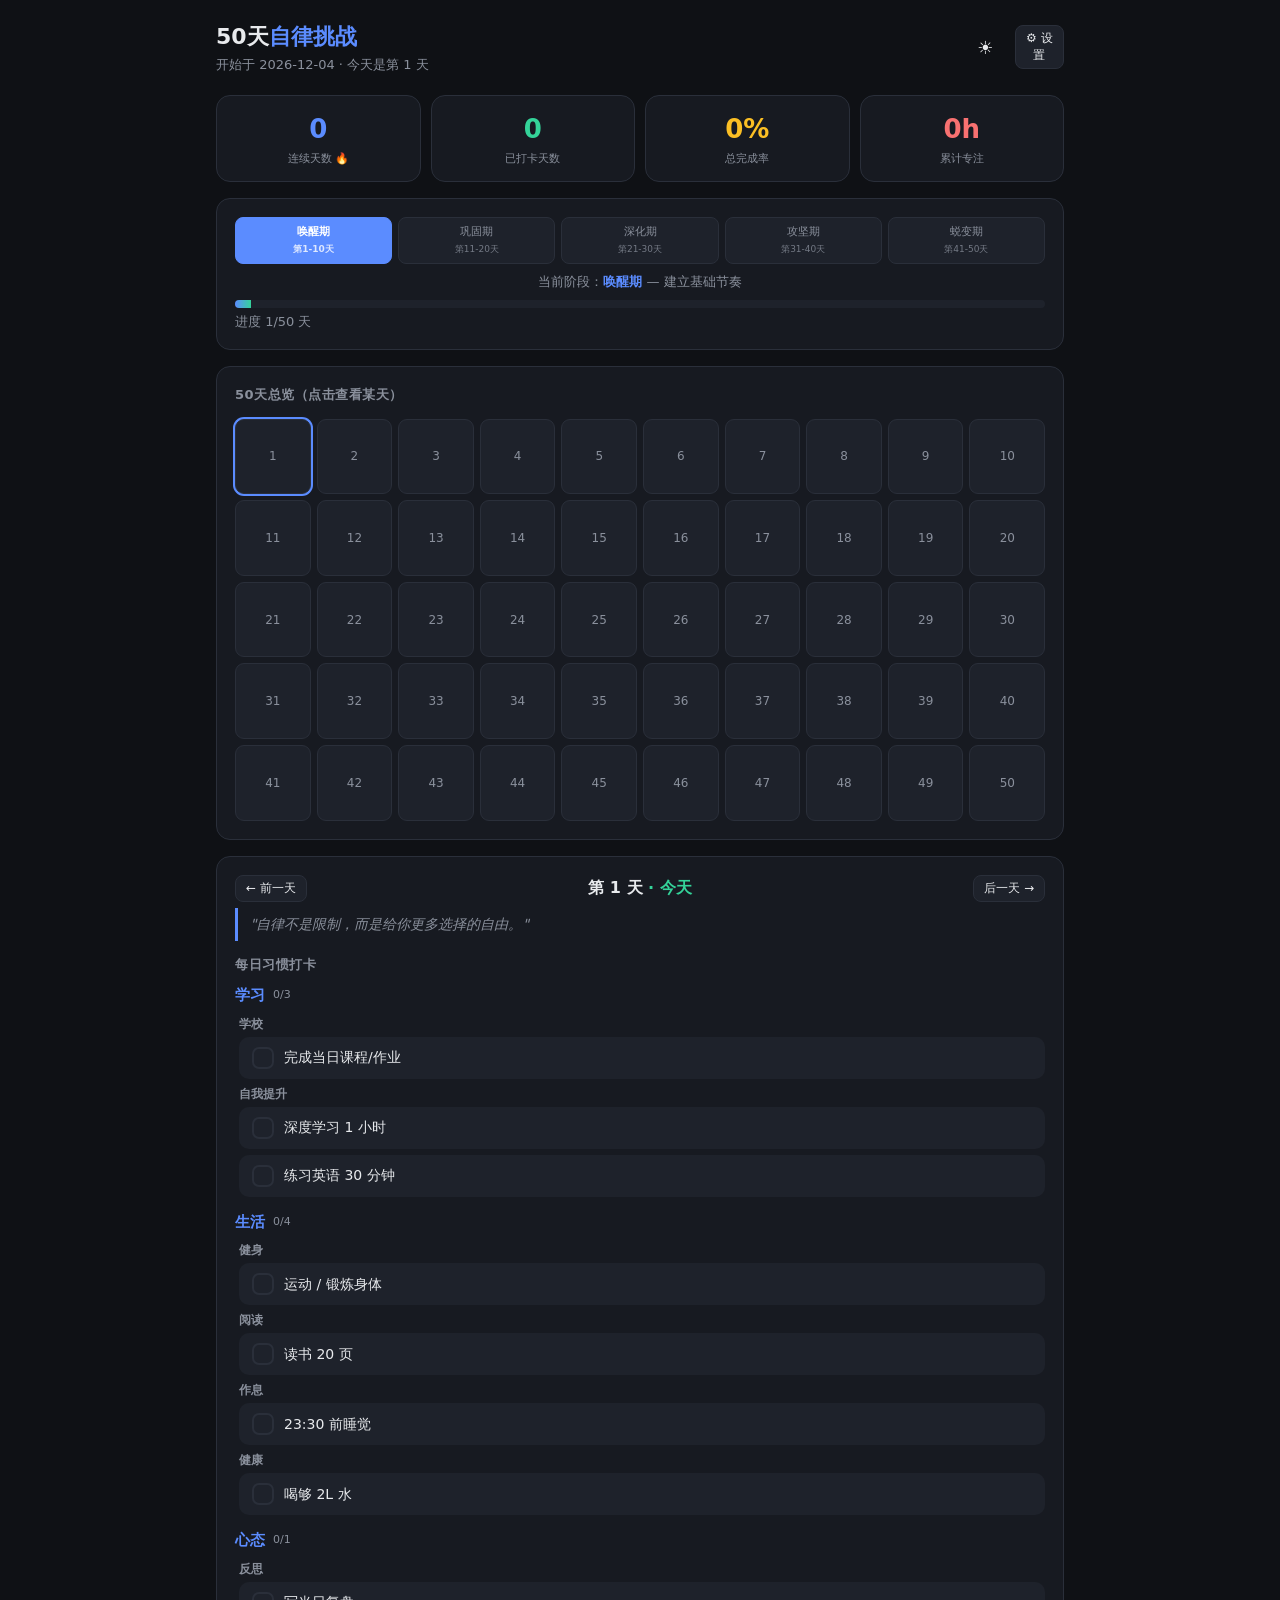
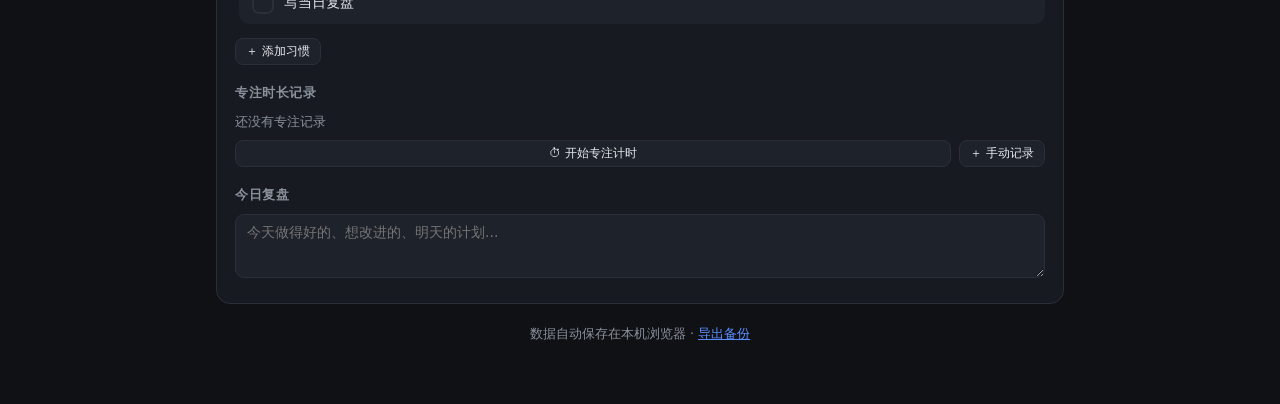
<file: 50-day-discipline/index.html>
<!DOCTYPE html>
<html lang="zh">
<head>
<meta charset="UTF-8">
<meta name="viewport" content="width=device-width, initial-scale=1.0">
<title>50天自律挑战</title>
<style>
:root{
  --bg:#0f1115;--panel:#171a21;--panel2:#1e222b;--line:#2a2f3a;
  --txt:#e8eaed;--mut:#8a909c;--acc:#5b8cff;--acc2:#34d399;
  --warn:#fbbf24;--bad:#f87171;--rad:14px;
}
[data-theme="light"]{
  --bg:#f4f6fa;--panel:#ffffff;--panel2:#eef1f6;--line:#e0e4ec;
  --txt:#1a1d24;--mut:#6b7280;--acc:#3b6fe0;--acc2:#10b981;
}
*{box-sizing:border-box;margin:0;padding:0}
body{font-family:-apple-system,"PingFang SC",system-ui,sans-serif;
  background:var(--bg);color:var(--txt);line-height:1.5;
  -webkit-font-smoothing:antialiased;padding-bottom:40px}
.wrap{max-width:880px;margin:0 auto;padding:20px 16px}
header{display:flex;align-items:center;justify-content:space-between;
  margin-bottom:20px;flex-wrap:wrap;gap:12px}
h1{font-size:22px;font-weight:700}
h1 span{color:var(--acc)}
.sub{color:var(--mut);font-size:13px;margin-top:2px}
button{font-family:inherit;cursor:pointer;border:none;border-radius:10px;
  background:var(--panel2);color:var(--txt);padding:8px 14px;font-size:14px;
  transition:.15s;border:1px solid var(--line)}
button:hover{border-color:var(--acc);transform:translateY(-1px)}
button:active{transform:translateY(0)}
.btn-acc{background:var(--acc);color:#fff;border-color:var(--acc)}
.btn-sm{padding:4px 10px;font-size:12px;border-radius:8px}
.icon-btn{background:none;border:none;padding:4px 8px;font-size:18px}
.card{background:var(--panel);border:1px solid var(--line);
  border-radius:var(--rad);padding:18px;margin-bottom:16px}
.stats{display:grid;grid-template-columns:repeat(4,1fr);gap:10px;margin-bottom:16px}
.stat{background:var(--panel);border:1px solid var(--line);border-radius:var(--rad);
  padding:14px;text-align:center}
.stat .num{font-size:26px;font-weight:800;color:var(--acc)}
.stat .lbl{font-size:11px;color:var(--mut);margin-top:2px}
.stat.s2 .num{color:var(--acc2)}
.stat.s3 .num{color:var(--warn)}
.stat.s4 .num{color:var(--bad)}
.phase-bar{display:flex;gap:6px;margin-bottom:8px}
.phase{flex:1;text-align:center;font-size:11px;color:var(--mut);
  padding:6px 2px;border-radius:8px;background:var(--panel2);border:1px solid var(--line)}
.phase.on{color:#fff;background:var(--acc);border-color:var(--acc);font-weight:600}
.phase.done{color:var(--acc2);border-color:var(--acc2)}
.cal{display:grid;grid-template-columns:repeat(10,1fr);gap:6px;margin-top:14px}
.day{aspect-ratio:1;border-radius:9px;background:var(--panel2);border:1px solid var(--line);
  display:flex;align-items:center;justify-content:center;font-size:12px;
  cursor:pointer;transition:.12s;position:relative;color:var(--mut)}
.day:hover{border-color:var(--acc);transform:scale(1.06)}
.day.today{box-shadow:0 0 0 2px var(--acc)}
.day.full{background:var(--acc2);color:#04231a;font-weight:700;border-color:var(--acc2)}
.day.part{background:linear-gradient(135deg,var(--acc2) 0%,var(--panel2) 100%);color:var(--txt)}
.day.cur{border-color:var(--acc);color:var(--txt)}
.day .dot{position:absolute;bottom:3px;width:4px;height:4px;border-radius:50%;background:var(--warn)}
.quote{font-style:italic;color:var(--mut);font-size:14px;border-left:3px solid var(--acc);
  padding:6px 0 6px 12px;margin:4px 0 14px}
.dom{margin-bottom:14px}
.dom-h{display:flex;align-items:center;gap:8px;font-weight:700;font-size:15px;
  margin-bottom:8px;color:var(--acc)}
.dom-h .cnt{font-size:11px;color:var(--mut);font-weight:400}
.cat{margin:6px 0 6px 4px}
.cat-h{font-size:12px;color:var(--mut);margin-bottom:4px;font-weight:600}
.habit{display:flex;align-items:center;gap:10px;padding:9px 12px;border-radius:10px;
  background:var(--panel2);margin-bottom:6px;border:1px solid transparent;transition:.12s}
.habit.checked{border-color:var(--acc2);background:linear-gradient(90deg,rgba(52,211,153,.12),var(--panel2))}
.habit .box{width:22px;height:22px;border-radius:7px;border:2px solid var(--line);
  flex-shrink:0;display:flex;align-items:center;justify-content:center;font-size:14px;color:#fff}
.habit.checked .box{background:var(--acc2);border-color:var(--acc2)}
.habit .name{flex:1;font-size:14px}
.habit.checked .name{color:var(--mut);text-decoration:line-through}
.habit .del{opacity:0;font-size:13px;color:var(--bad);background:none;border:none;padding:2px 6px}
.habit:hover .del{opacity:1}
.focus-row{display:flex;align-items:center;gap:8px;padding:8px 12px;background:var(--panel2);
  border-radius:10px;margin-bottom:6px;font-size:13px}
.focus-row .tag{background:var(--acc);color:#fff;padding:2px 8px;border-radius:6px;font-size:11px}
.focus-row .min{margin-left:auto;font-weight:700;color:var(--acc2)}
.timer{text-align:center;padding:10px}
.timer .clock{font-size:42px;font-weight:800;font-variant-numeric:tabular-nums;letter-spacing:1px}
.timer .ctrls{display:flex;gap:8px;justify-content:center;margin-top:10px;flex-wrap:wrap}
textarea,input,select{font-family:inherit;background:var(--panel2);color:var(--txt);
  border:1px solid var(--line);border-radius:9px;padding:9px 11px;font-size:14px;width:100%}
textarea{resize:vertical;min-height:64px}
.row{display:flex;gap:8px;align-items:center}
.row>*{flex:1}
.row .narrow{flex:0 0 auto}
label{font-size:12px;color:var(--mut);display:block;margin-bottom:4px;margin-top:8px}
.modal{position:fixed;inset:0;background:rgba(0,0,0,.55);display:none;
  align-items:center;justify-content:center;z-index:50;padding:16px}
.modal.show{display:flex}
.modal .box{background:var(--panel);border:1px solid var(--line);border-radius:var(--rad);
  padding:20px;max-width:420px;width:100%;max-height:90vh;overflow:auto}
.modal h3{margin-bottom:6px}
.modal .acts{display:flex;gap:8px;justify-content:flex-end;margin-top:16px}
.bar{height:8px;background:var(--panel2);border-radius:5px;overflow:hidden;margin-top:8px}
.bar>div{height:100%;background:linear-gradient(90deg,var(--acc),var(--acc2));transition:.4s}
.nav{display:flex;align-items:center;justify-content:space-between;margin-bottom:6px}
.nav .t{font-weight:700;font-size:16px}
.muted{color:var(--mut);font-size:13px}
.section-t{font-size:13px;font-weight:700;color:var(--mut);text-transform:uppercase;
  letter-spacing:.5px;margin-bottom:10px}
@media(max-width:600px){
  .stats{grid-template-columns:repeat(2,1fr)}
  .cal{grid-template-columns:repeat(5,1fr)}
  .phase-bar{flex-wrap:wrap}.phase{flex:1 1 30%}
}
</style>
</head>
<body>
<div class="wrap" id="app"></div>
<div class="modal" id="modal"><div class="box" id="modalBox"></div></div>
<!--JS-->
<script>
const KEY='disc50_v1';
const TOTAL=50;

// 阶段定义：5阶段 × 10天
const PHASES=[
  {name:'唤醒期',d:'建立基础节奏',from:1,to:10},
  {name:'巩固期',d:'让习惯稳定下来',from:11,to:20},
  {name:'深化期',d:'提高强度与专注',from:21,to:30},
  {name:'攻坚期',d:'突破舒适区',from:31,to:40},
  {name:'蜕变期',d:'内化为自我',from:41,to:50},
];

// 每日金句库
const QUOTES=[
 "自律不是限制，而是给你更多选择的自由。",
 "你今天不想做的事，正是明天的你感谢现在的事。",
 "把大目标拆成今天能完成的一小步。",
 "状态是靠行动带出来的，不是等出来的。",
 "重复造就习惯，习惯造就命运。",
 "专注一件事，胜过同时分心十件事。",
 "进步往往悄无声息，坚持才能看见。",
 "对自己的承诺，是最该守住的承诺。",
 "今天的汗水，是明天的底气。",
 "不必完美，只需不停。",
 "微小而持续的努力，复利惊人。",
 "你不是缺时间，是缺把时间用在重要事上的决心。",
 "管住当下的冲动，换来长久的从容。",
 "每完成一次，就离想成为的人更近一步。",
 "节奏比速度更重要。",
];

// 默认习惯库：领域 → 分类 → 习惯
const DEFAULT_HABITS=[
 {id:'h1',domain:'学习',cat:'学校',name:'完成当日课程/作业'},
 {id:'h2',domain:'学习',cat:'自我提升',name:'深度学习 1 小时'},
 {id:'h3',domain:'学习',cat:'自我提升',name:'练习英语 30 分钟'},
 {id:'h4',domain:'生活',cat:'健身',name:'运动 / 锻炼身体'},
 {id:'h5',domain:'生活',cat:'阅读',name:'读书 20 页'},
 {id:'h6',domain:'生活',cat:'作息',name:'23:30 前睡觉'},
 {id:'h7',domain:'生活',cat:'健康',name:'喝够 2L 水'},
 {id:'h8',domain:'心态',cat:'反思',name:'写当日复盘'},
];

// 默认领域颜色顺序（决定渲染顺序）
const DOMAIN_ORDER=['学习','生活','心态'];

function todayDayNum(state){
  // 根据 startDate 计算当前是第几天（1..50）
  if(!state.startDate) return 1;
  const start=new Date(state.startDate+'T00:00:00');
  const now=new Date();const t=new Date(now.getFullYear(),now.getMonth(),now.getDate());
  const diff=Math.floor((t-start)/86400000)+1;
  return Math.min(Math.max(diff,1),TOTAL);
}

function defaultState(){
  return {
    startDate:new Date().toISOString().slice(0,10),
    habits:JSON.parse(JSON.stringify(DEFAULT_HABITS)),
    // logs[day] = {checks:{habitId:true}, focus:[{label,min}], note:''}
    logs:{},
    theme:'dark',
    viewDay:null, // 正在查看的天，null=今天
  };
}

let state=load();
function load(){
  try{const s=JSON.parse(localStorage.getItem(KEY));if(s&&s.habits)return s;}catch(e){}
  return defaultState();
}
function save(){localStorage.setItem(KEY,JSON.stringify(state));}

function getLog(day){
  if(!state.logs[day])state.logs[day]={checks:{},focus:[],note:''};
  const l=state.logs[day];
  if(!l.checks)l.checks={};if(!l.focus)l.focus=[];if(l.note==null)l.note='';
  return l;
}
function curDay(){return state.viewDay||todayDayNum(state);}
function phaseOf(day){return PHASES.find(p=>day>=p.from&&day<=p.to);}

// ---- 统计 ----
function dayCompletion(day){
  const l=state.logs[day];if(!l||!l.checks)return 0;
  const total=state.habits.length||1;
  const done=state.habits.filter(h=>l.checks[h.id]).length;
  return done/total;
}
function computeStats(){
  const td=todayDayNum(state);
  let checkedDays=0,totalChecks=0,totalFocus=0;
  for(let d=1;d<=TOTAL;d++){
    const l=state.logs[d];if(!l)continue;
    const c=state.habits.filter(h=>l.checks&&l.checks[h.id]).length;
    totalChecks+=c;
    if(c>0)checkedDays++;
    (l.focus||[]).forEach(f=>totalFocus+=Number(f.min)||0);
  }
  // streak：从今天往回数连续“有打卡”的天数
  let streak=0;
  for(let d=td;d>=1;d--){
    const l=state.logs[d];
    const c=l&&l.checks?state.habits.filter(h=>l.checks[h.id]).length:0;
    if(c>0)streak++;else break;
  }
  const overall=Math.round((totalChecks/((state.habits.length||1)*TOTAL))*100);
  return {td,checkedDays,totalChecks,totalFocus,streak,overall};
}

function esc(s){return(s||'').replace(/[&<>"]/g,c=>({'&':'&amp;','<':'&lt;','>':'&gt;','"':'&quot;'}[c]));}

// ---- 渲染 ----
function render(){
  document.body.setAttribute('data-theme',state.theme);
  const st=computeStats();
  const day=curDay();
  const ph=phaseOf(day);
  const quote=QUOTES[(day-1)%QUOTES.length];
  const log=getLog(day);
  const isToday=day===st.td;

  let html=`
  <header>
    <div>
      <h1>50天<span>自律挑战</span></h1>
      <div class="sub">开始于 ${state.startDate} · 今天是第 ${st.td} 天</div>
    </div>
    <div class="row narrow" style="gap:8px">
      <button class="icon-btn" onclick="toggleTheme()" title="切换主题">${state.theme==='dark'?'☀️':'🌙'}</button>
      <button class="btn-sm" onclick="openSettings()">⚙️ 设置</button>
    </div>
  </header>`;

  // 统计卡
  html+=`<div class="stats">
    <div class="stat"><div class="num">${st.streak}</div><div class="lbl">连续天数 🔥</div></div>
    <div class="stat s2"><div class="num">${st.checkedDays}</div><div class="lbl">已打卡天数</div></div>
    <div class="stat s3"><div class="num">${st.overall}%</div><div class="lbl">总完成率</div></div>
    <div class="stat s4"><div class="num">${Math.round(st.totalFocus/60*10)/10}h</div><div class="lbl">累计专注</div></div>
  </div>`;

  // 阶段条
  html+=`<div class="card"><div class="phase-bar">`;
  PHASES.forEach(p=>{
    const isOn=st.td>=p.from&&st.td<=p.to;
    const isDone=st.td>p.to;
    html+=`<div class="phase ${isOn?'on':''} ${isDone?'done':''}">
      ${p.name}<br><span style="font-size:9px;opacity:.8">第${p.from}-${p.to}天</span></div>`;
  });
  html+=`</div><div class="muted" style="text-align:center;margin-top:4px">
    当前阶段：<b style="color:var(--acc)">${ph.name}</b> — ${ph.d}</div>`;
  // 总进度条
  html+=`<div class="bar"><div style="width:${st.td/TOTAL*100}%"></div></div>`;
  html+=`<div class="muted" style="margin-top:4px">进度 ${st.td}/${TOTAL} 天</div></div>`;

  // 50天日历
  html+=`<div class="card"><div class="section-t">50天总览（点击查看某天）</div><div class="cal">`;
  for(let d=1;d<=TOTAL;d++){
    const comp=dayCompletion(d);
    const l=state.logs[d];
    const hasNote=l&&l.note&&l.note.trim();
    let cls='day';
    if(comp>=1)cls+=' full';else if(comp>0)cls+=' part';
    if(d===st.td)cls+=' today';
    if(d===day&&day!==st.td)cls+=' cur';
    html+=`<div class="${cls}" onclick="gotoDay(${d})" title="第${d}天 ${Math.round(comp*100)}%">${d}${hasNote?'<span class="dot"></span>':''}</div>`;
  }
  html+=`</div></div>`;

  html+=renderDayCard(day,isToday,quote,log);
  html+=`<div class="muted" style="text-align:center;margin-top:20px">数据自动保存在本机浏览器 · <a href="#" onclick="exportData();return false" style="color:var(--acc)">导出备份</a></div>`;

  document.getElementById('app').innerHTML=html;
}

// 当天卡片：导航 + 金句 + 习惯分组 + 专注 + 笔记
function renderDayCard(day,isToday,quote,log){
  let h=`<div class="card">
    <div class="nav">
      <button class="btn-sm" onclick="gotoDay(${Math.max(1,day-1)})" ${day<=1?'disabled':''}>← 前一天</button>
      <div class="t">第 ${day} 天 ${isToday?'<span style="color:var(--acc2)">· 今天</span>':''}</div>
      <button class="btn-sm" onclick="gotoDay(${Math.min(TOTAL,day+1)})" ${day>=TOTAL?'disabled':''}>后一天 →</button>
    </div>
    <div class="quote">"${quote}"</div>`;

  // 习惯按 领域 → 分类 分组
  const byDomain={};
  state.habits.forEach(hb=>{
    const dm=hb.domain||'其他';const ct=hb.cat||'其他';
    byDomain[dm]=byDomain[dm]||{};
    byDomain[dm][ct]=byDomain[dm][ct]||[];
    byDomain[dm][ct].push(hb);
  });
  const domains=Object.keys(byDomain).sort((a,b)=>{
    const ia=DOMAIN_ORDER.indexOf(a),ib=DOMAIN_ORDER.indexOf(b);
    return(ia<0?99:ia)-(ib<0?99:ib);
  });
  h+=`<div class="section-t" style="margin-top:6px">每日习惯打卡</div>`;
  domains.forEach(dm=>{
    const cats=byDomain[dm];
    let total=0,done=0;
    Object.values(cats).forEach(arr=>arr.forEach(hb=>{total++;if(log.checks[hb.id])done++;}));
    h+=`<div class="dom"><div class="dom-h">${dm} <span class="cnt">${done}/${total}</span></div>`;
    Object.keys(cats).forEach(ct=>{
      h+=`<div class="cat"><div class="cat-h">${esc(ct)}</div>`;
      cats[ct].forEach(hb=>{
        const ck=!!log.checks[hb.id];
        h+=`<div class="habit ${ck?'checked':''}">
          <div class="box" onclick="toggleHabit('${hb.id}')">${ck?'✓':''}</div>
          <div class="name" onclick="toggleHabit('${hb.id}')">${esc(hb.name)}</div>
          <button class="del" onclick="delHabit('${hb.id}')">删除</button>
        </div>`;
      });
      h+=`</div>`;
    });
    h+=`</div>`;
  });
  h+=`<button class="btn-sm" onclick="openAddHabit()">＋ 添加习惯</button>`;

  // 专注时长
  h+=`<div class="section-t" style="margin-top:18px">专注时长记录</div>`;
  if(log.focus&&log.focus.length){
    log.focus.forEach((f,i)=>{
      h+=`<div class="focus-row"><span class="tag">${esc(f.label)}</span>
        <span class="min">${f.min} 分钟</span>
        <button class="del" style="opacity:1" onclick="delFocus(${i})">✕</button></div>`;
    });
    const sum=log.focus.reduce((a,f)=>a+(Number(f.min)||0),0);
    h+=`<div class="muted" style="text-align:right;margin-top:4px">今日合计 <b style="color:var(--acc2)">${sum}</b> 分钟</div>`;
  }else{
    h+=`<div class="muted">还没有专注记录</div>`;
  }
  h+=`<div class="row" style="margin-top:8px">
    <button class="btn-sm" onclick="openTimer()">⏱ 开始专注计时</button>
    <button class="btn-sm narrow" onclick="openAddFocus()">＋ 手动记录</button>
  </div>`;

  // 反思笔记
  h+=`<div class="section-t" style="margin-top:18px">今日复盘</div>
    <textarea id="noteBox" placeholder="今天做得好的、想改进的、明天的计划..." oninput="saveNote(this.value)">${esc(log.note)}</textarea>`;

  h+=`</div>`;
  return h;
}

// ---- 交互 ----
function gotoDay(d){state.viewDay=(d===todayDayNum(state))?null:d;save();render();}
function toggleTheme(){state.theme=state.theme==='dark'?'light':'dark';save();render();}
function toggleHabit(id){
  const l=getLog(curDay());
  l.checks[id]=!l.checks[id];
  if(!l.checks[id])delete l.checks[id];
  save();render();
}
function delHabit(id){
  if(!confirm('删除这个习惯？历史打卡记录也会从统计中移除。'))return;
  state.habits=state.habits.filter(h=>h.id!==id);
  save();render();
}
function saveNote(v){
  const l=getLog(curDay());l.note=v;
  clearTimeout(window._nt);window._nt=setTimeout(save,400);
  // 不重渲染，避免光标跳动；但更新日历小圆点延后
}
function delFocus(i){const l=getLog(curDay());l.focus.splice(i,1);save();render();}
function addFocus(label,min){
  min=Number(min);if(!label||!min||min<=0)return false;
  const l=getLog(curDay());l.focus.push({label,min});save();render();return true;
}

// ---- 模态框 ----
function modal(html){
  document.getElementById('modalBox').innerHTML=html;
  document.getElementById('modal').classList.add('show');
}
function closeModal(){document.getElementById('modal').classList.remove('show');}
document.getElementById('modal').addEventListener('click',e=>{
  if(e.target.id==='modal')closeModal();
});

function openAddHabit(){
  // 收集已有领域/分类做下拉
  const doms=[...new Set([...DOMAIN_ORDER,...state.habits.map(h=>h.domain)])];
  modal(`<h3>添加习惯</h3>
    <label>领域</label>
    <input id="ah_dom" list="ah_doms" placeholder="如 学习 / 生活 / 心态">
    <datalist id="ah_doms">${doms.map(d=>`<option value="${esc(d)}">`).join('')}</datalist>
    <label>分类</label>
    <input id="ah_cat" placeholder="如 学校 / 自我提升 / 健身 / 阅读">
    <label>习惯名称</label>
    <input id="ah_name" placeholder="如 背 30 个单词">
    <div class="acts">
      <button onclick="closeModal()">取消</button>
      <button class="btn-acc" onclick="doAddHabit()">添加</button>
    </div>`);
  setTimeout(()=>document.getElementById('ah_dom').focus(),50);
}
function doAddHabit(){
  const dom=document.getElementById('ah_dom').value.trim()||'其他';
  const cat=document.getElementById('ah_cat').value.trim()||'其他';
  const name=document.getElementById('ah_name').value.trim();
  if(!name){alert('请输入习惯名称');return;}
  state.habits.push({id:'h'+Date.now(),domain:dom,cat,name});
  save();closeModal();render();
}

function openAddFocus(){
  const labels=['学校学习','自我提升','英语','阅读','工作','运动','其它'];
  modal(`<h3>记录专注时长</h3>
    <label>类别</label>
    <input id="fc_lbl" list="fc_lbls" placeholder="这段专注做了什么">
    <datalist id="fc_lbls">${labels.map(l=>`<option value="${l}">`).join('')}</datalist>
    <label>时长（分钟）</label>
    <input id="fc_min" type="number" min="1" placeholder="如 45">
    <div class="acts">
      <button onclick="closeModal()">取消</button>
      <button class="btn-acc" onclick="doAddFocus()">添加</button>
    </div>`);
  setTimeout(()=>document.getElementById('fc_lbl').focus(),50);
}
function doAddFocus(){
  const lbl=document.getElementById('fc_lbl').value.trim()||'专注';
  const min=document.getElementById('fc_min').value;
  if(!addFocus(lbl,min)){alert('请输入有效时长');return;}
  closeModal();
}

// ---- 专注计时器 ----
let timer={int:null,sec:0,running:false,label:'专注'};
function openTimer(){
  timer={int:null,sec:0,running:false,label:'专注'};
  const labels=['学校学习','自我提升','英语','阅读','工作','运动','其它'];
  modal(`<h3>专注计时</h3>
    <label>专注类别</label>
    <input id="tm_lbl" list="tm_lbls" value="自我提升">
    <datalist id="tm_lbls">${labels.map(l=>`<option value="${l}">`).join('')}</datalist>
    <div class="timer">
      <div class="clock" id="tm_clock">00:00</div>
      <div class="ctrls">
        <button class="btn-acc" id="tm_toggle" onclick="timerToggle()">▶ 开始</button>
        <button onclick="timerSaveStop()">保存并结束</button>
        <button onclick="timerCancel()">放弃</button>
      </div>
      <div class="muted" style="margin-top:8px">结束后会把分钟数记入今日专注</div>
    </div>`);
}
function timerFmt(){
  const m=String(Math.floor(timer.sec/60)).padStart(2,'0');
  const s=String(timer.sec%60).padStart(2,'0');
  const el=document.getElementById('tm_clock');if(el)el.textContent=m+':'+s;
}
function timerToggle(){
  const btn=document.getElementById('tm_toggle');
  if(timer.running){
    clearInterval(timer.int);timer.running=false;if(btn)btn.textContent='▶ 继续';
  }else{
    timer.running=true;if(btn)btn.textContent='⏸ 暂停';
    timer.int=setInterval(()=>{timer.sec++;timerFmt();},1000);
  }
}
function timerSaveStop(){
  clearInterval(timer.int);
  const lbl=(document.getElementById('tm_lbl')||{}).value||'专注';
  const min=Math.max(1,Math.round(timer.sec/60));
  if(timer.sec<30){if(!confirm('专注时间不足 1 分钟，仍要记录吗？')){return;}}
  addFocus(lbl.trim()||'专注',min);
  closeModal();
}
function timerCancel(){clearInterval(timer.int);closeModal();}

// ---- 设置 ----
function openSettings(){
  modal(`<h3>设置</h3>
    <label>挑战开始日期</label>
    <input id="se_start" type="date" value="${state.startDate}">
    <div class="muted" style="margin-top:4px">改动会重新计算“今天是第几天”，打卡记录按天保留。</div>
    <label style="margin-top:14px">数据管理</label>
    <div class="row" style="margin-top:4px">
      <button class="btn-sm" onclick="exportData()">导出备份</button>
      <button class="btn-sm" onclick="document.getElementById('imp').click()">导入备份</button>
    </div>
    <input id="imp" type="file" accept=".json" style="display:none" onchange="importData(this)">
    <button class="btn-sm" style="margin-top:12px;color:var(--bad);border-color:var(--bad)" onclick="resetAll()">⚠ 重置全部数据</button>
    <div class="acts">
      <button onclick="closeModal()">取消</button>
      <button class="btn-acc" onclick="saveSettings()">保存</button>
    </div>`);
}
function saveSettings(){
  const sd=document.getElementById('se_start').value;
  if(sd)state.startDate=sd;
  state.viewDay=null;save();closeModal();render();
}
function resetAll(){
  if(!confirm('确定重置？所有打卡、专注和笔记都会清空，无法恢复。'))return;
  state=defaultState();save();closeModal();render();
}
function exportData(){
  const blob=new Blob([JSON.stringify(state,null,2)],{type:'application/json'});
  const a=document.createElement('a');a.href=URL.createObjectURL(blob);
  a.download='50day-discipline-'+state.startDate+'.json';a.click();
}
function importData(input){
  const f=input.files[0];if(!f)return;
  const r=new FileReader();
  r.onload=e=>{try{const d=JSON.parse(e.target.result);
    if(!d.habits)throw 0;state=d;save();closeModal();render();
    }catch(err){alert('文件格式不正确');}};
  r.readAsText(f);
}

render();
</script>
</body>
</html>
</file>
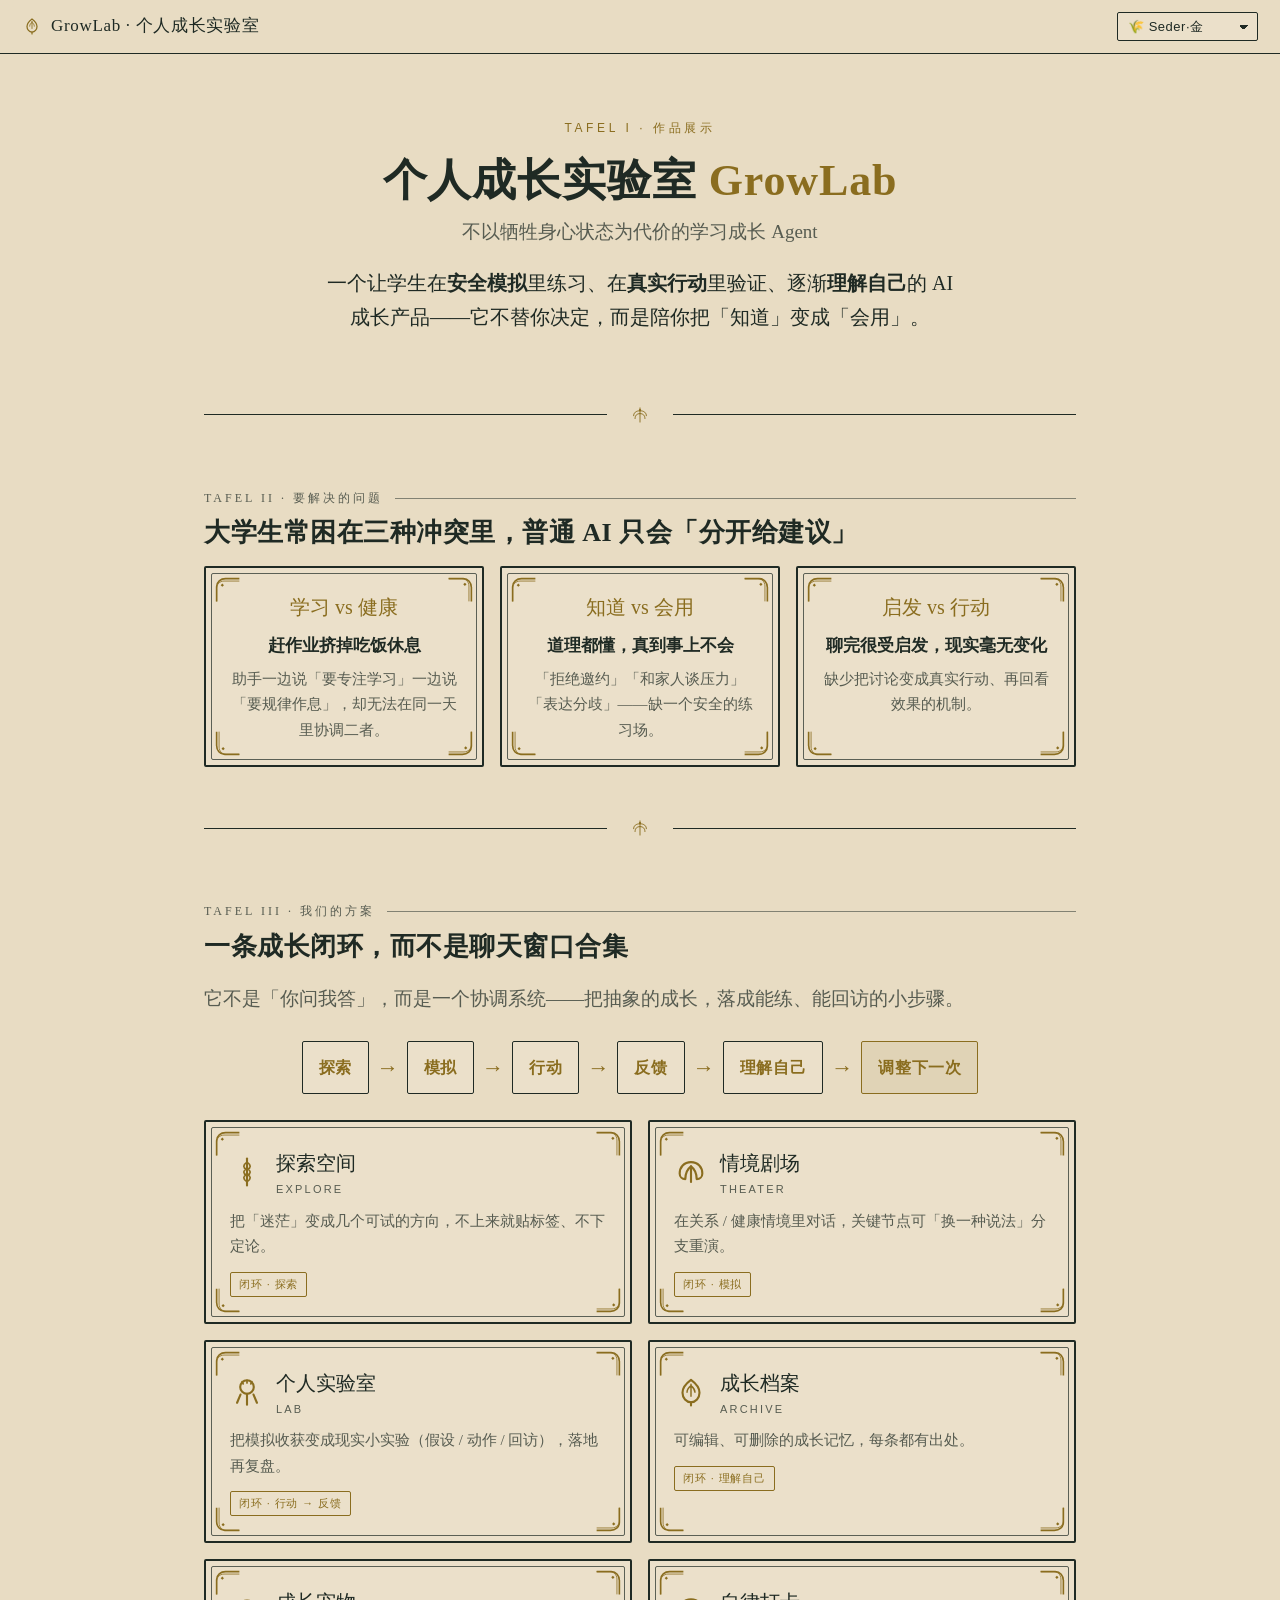
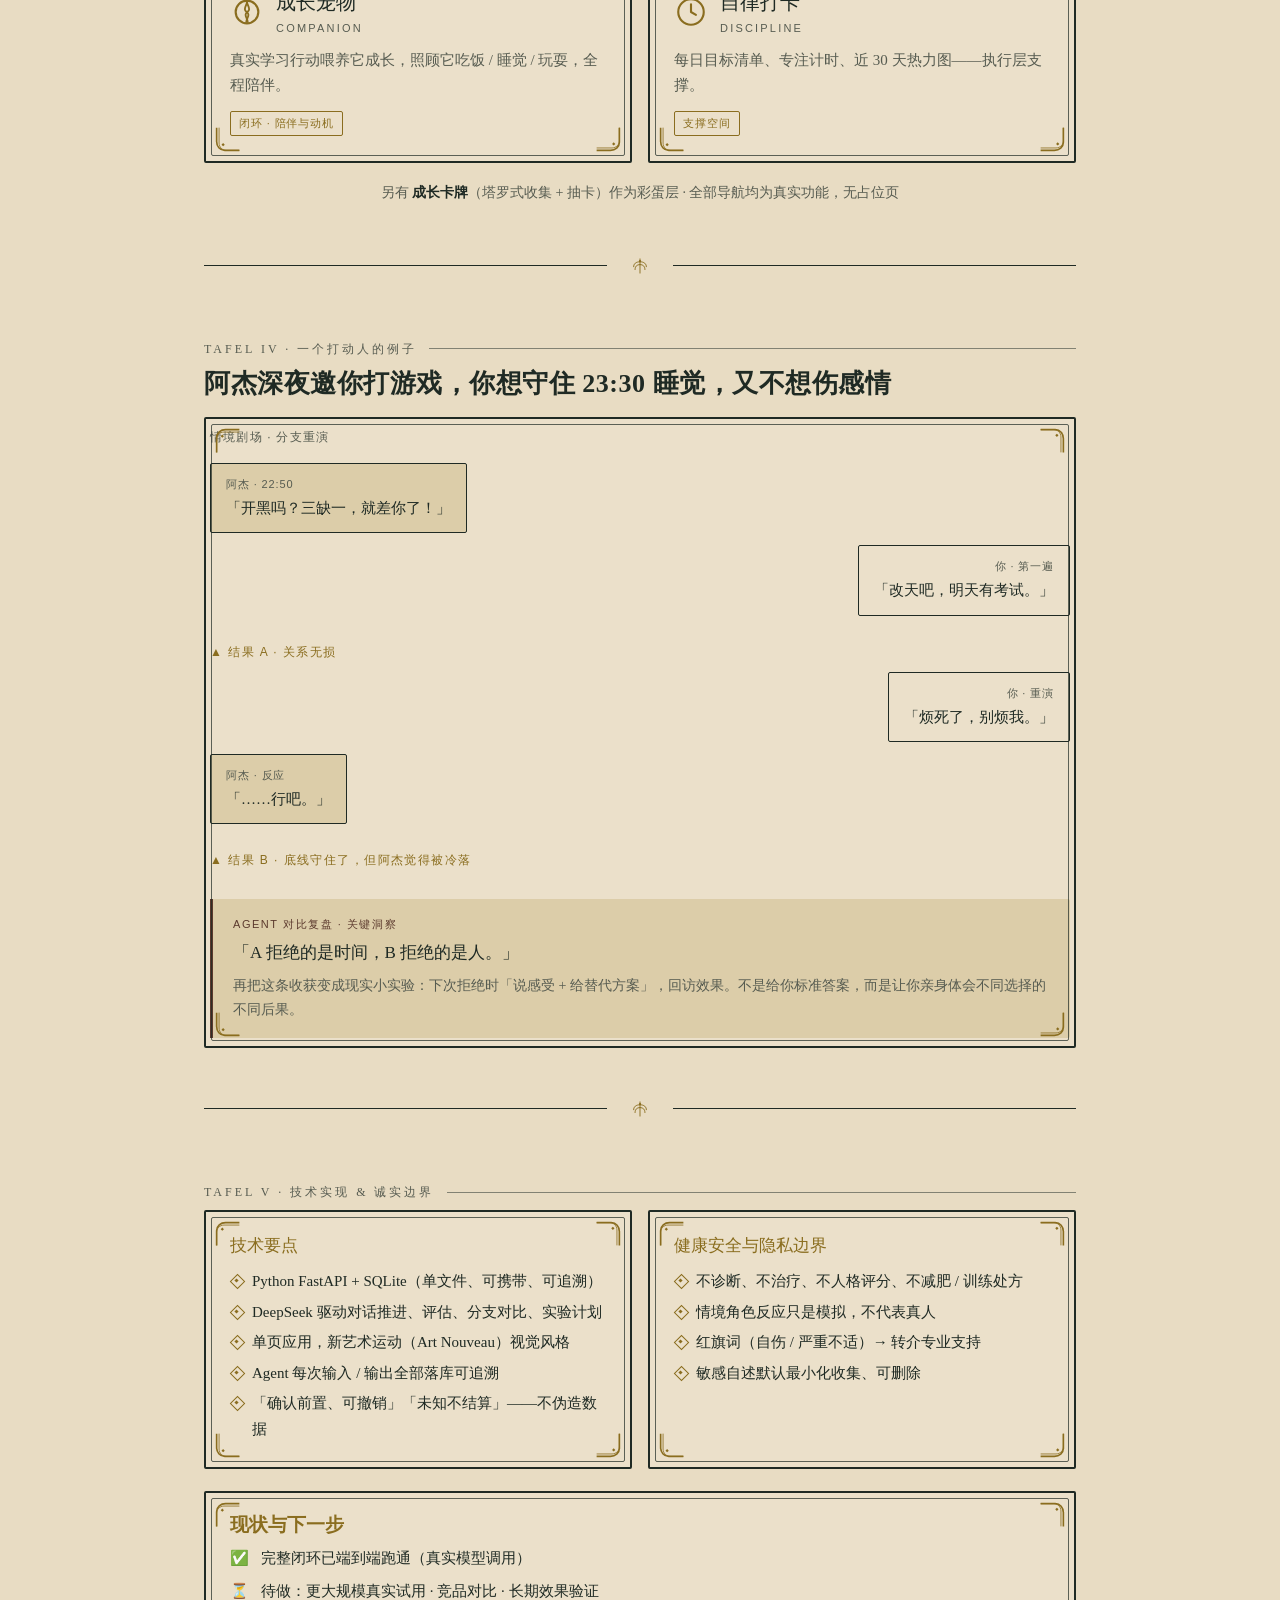
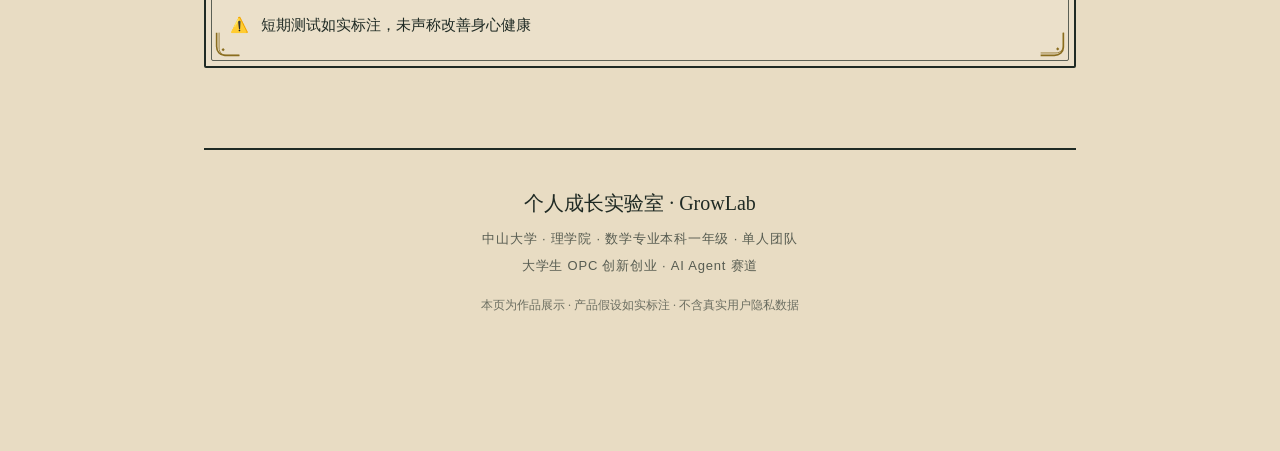
<file: app/static/showcase.html>
<!DOCTYPE html>
<html lang="zh-CN">
<head>
<meta charset="UTF-8">
<meta name="viewport" content="width=device-width, initial-scale=1.0">
<title>GrowLab · 个人成长实验室</title>
<style>
/* ============================================================
   GrowLab 展示页 · Seder 新艺术植物纹样 (Anton Seder, 1886)
   单文件 · 离线可用 · 无 CDN · 无密钥 · 无真实隐私数据
   主题切换：data-theme 四套色板
   ============================================================ */

/* ---------- 字体（大陆友好，无 Google Fonts 依赖） ---------- */
:root{
  --font-display: "Songti SC","Noto Serif SC","STSong","SimSun",serif;
  --font-body: "Noto Serif SC","Songti SC","STSong",serif;
  --font-ui: "PingFang SC","Hiragino Sans GB","Microsoft YaHei","Noto Sans SC",sans-serif;
}

/* ---------- 四套主题色板（默认 gold 金底果实） ---------- */
:root, [data-theme="gold"]{
  --bg:#E8DCC3; --bg-deep:#DCCDA9;
  --ink:#1F2A24; --accent:#8A6D1F; --accent-strong:#6E5514; --mordant:#5C3A2E; --line:#1F2A24;
}
[data-theme="iris"]{
  --bg:#D8D4C8; --bg-deep:#C4BFB0;
  --ink:#23203A; --accent:#3E4E8C; --accent-strong:#2E3C70; --mordant:#6B4E7E; --line:#23203A;
}
[data-theme="pergament"]{
  --bg:#EDE4D0; --bg-deep:#E0D4BA;
  --ink:#3A2F23; --accent:#5C4A2E; --accent-strong:#463820; --mordant:#7A3B2E; --line:#3A2F23;
}
[data-theme="distel"]{
  --bg:#E3D5BF; --bg-deep:#D2C1A4;
  --ink:#2A2620; --accent:#9A4632; --accent-strong:#7D3626; --mordant:#4E5B3A; --line:#2A2620;
}

/* ---------- 语义 Token 映射 ---------- */
:root{
  --surface: var(--bg);
  --surface-raised: color-mix(in srgb, var(--bg) 88%, #fff);
  --surface-sunken: var(--bg-deep);
  --text: var(--ink);
  --text-muted: color-mix(in srgb, var(--ink) 72%, var(--bg));
  --brand: var(--accent);
  --brand-active: var(--accent-strong);
  --link: var(--mordant);
  --stroke: var(--line);
  --focus-ring: var(--mordant);
  --success:#4E5B3A;
  --danger:#8C2F22;
  --radius:2px;
}

*{ box-sizing:border-box; }
html{ scroll-behavior:smooth; }
body{
  margin:0;
  background:var(--bg);
  color:var(--text);
  font-family:var(--font-body);
  font-size:17px; line-height:1.7;
  -webkit-font-smoothing:antialiased;
  transition: background .4s ease, color .4s ease;
}

/* 细密排线纹理（随主题淡色） */
.hatch{
  background-image:repeating-linear-gradient(
    45deg,
    transparent 0 3px,
    color-mix(in srgb, var(--ink) 5%, transparent) 3px 4px);
}

/* ---------- 顶部条 ---------- */
.topbar{
  position:sticky; top:0; z-index:50;
  display:flex; align-items:center; justify-content:space-between;
  gap:16px; padding:12px 22px;
  background:color-mix(in srgb, var(--bg) 88%, transparent);
  backdrop-filter:blur(6px);
  border-bottom:1px solid var(--stroke);
}
.topbar .brand{ font-family:var(--font-display); letter-spacing:.04em; font-size:17px; display:flex; align-items:center; gap:9px; }
.topbar .brand .mark{ color:var(--brand); }
.theme-sel{
  appearance:none; -webkit-appearance:none; cursor:pointer;
  background:var(--surface-raised); color:var(--text);
  border:1.5px solid var(--stroke); border-radius:var(--radius);
  font-family:var(--font-ui); font-size:13px; letter-spacing:.04em;
  padding:6px 26px 6px 10px;
  background-image:linear-gradient(45deg, transparent 50%, var(--text) 50%),
                   linear-gradient(135deg, var(--text) 50%, transparent 50%);
  background-position:calc(100% - 13px) 55%, calc(100% - 8px) 55%;
  background-size:5px 5px, 5px 5px; background-repeat:no-repeat;
}
.theme-sel:focus-visible{ outline:2px solid var(--focus-ring); outline-offset:2px; }

/* ---------- 版式容器 ---------- */
.wrap{ max-width:920px; margin:0 auto; padding:0 24px 96px; }

/* ---------- 图版编号（Tafel 小号大写） ---------- */
.tafel{
  font-family:var(--font-display); font-size:12px;
  letter-spacing:.25em; text-transform:uppercase; color:var(--text-muted);
  display:flex; align-items:center; gap:12px; margin:56px 0 8px;
}
.tafel::after{ content:""; flex:1; height:1px; background:var(--stroke); opacity:.5; }

/* ---------- 标题 ---------- */
h1,h2,h3{ font-family:var(--font-display); font-weight:600; line-height:1.3; }
h1{ font-size:44px; letter-spacing:.02em; margin:0 0 6px; }
h2{ font-size:26px; margin:0 0 16px; letter-spacing:.02em; }
h3{ font-size:19px; margin:0 0 6px; }
.lead{ font-size:19px; color:var(--text-muted); }

/* ---------- 封面 Hero ---------- */
.hero{ padding:64px 0 20px; text-align:center; position:relative; }
.hero .rule{ color:var(--brand); font-family:var(--font-ui); letter-spacing:.3em; font-size:12px; text-transform:uppercase; margin-bottom:14px; }
.hero .tagline{ max-width:640px; margin:18px auto 0; font-size:20px; }

/* 植物分隔带：1px 线 + 中央纹样 */
.divider{ display:flex; align-items:center; gap:16px; margin:44px 0; color:var(--brand); }
.divider::before, .divider::after{ content:""; flex:1; height:1px; background:var(--stroke); }
.divider svg{ width:34px; height:34px; flex:none; }

/* ---------- 双线框卡片（+ 四角菱形角饰） ---------- */
.frame{
  position:relative;
  border:2px solid var(--stroke); border-radius:var(--radius);
  padding:26px 28px; background:var(--surface-raised);
}
.frame::after{
  content:""; position:absolute; inset:5px;
  border:1px solid color-mix(in srgb, var(--stroke) 70%, transparent);
  border-radius:var(--radius); pointer-events:none;
}
.corners{ position:absolute; inset:0; pointer-events:none; }
.corners svg{ position:absolute; width:26px; height:26px; color:var(--brand); }
.corners .tl{ top:9px; left:9px; }
.corners .tr{ top:9px; right:9px; transform:rotate(90deg); }
.corners .br{ bottom:9px; right:9px; transform:rotate(180deg); }
.corners .bl{ bottom:9px; left:9px; transform:rotate(270deg); }

/* ---------- 痛点三冲突 ---------- */
.pains{ display:grid; grid-template-columns:repeat(3,1fr); gap:16px; }
.pain{ padding:22px 20px; text-align:center; }
.pain .big{ font-family:var(--font-display); font-size:20px; color:var(--brand); margin-bottom:8px; }
.pain .t{ font-weight:600; margin-bottom:6px; }
.pain p{ font-size:15px; color:var(--text-muted); margin:0; }

/* ---------- 闭环图 ---------- */
.loop{ display:flex; flex-wrap:wrap; align-items:center; justify-content:center; gap:8px; margin:26px 0; }
.step{
  border:1.5px solid var(--stroke); border-radius:var(--radius);
  padding:12px 16px; font-family:var(--font-display); font-size:16px;
  background:var(--surface-raised); letter-spacing:.04em; white-space:nowrap;
}
.step b{ color:var(--brand); font-weight:600; }
.step.core{ border-color:var(--brand); background:color-mix(in srgb, var(--brand) 8%, var(--bg)); }
.arrow{ color:var(--brand); font-size:22px; line-height:1; }

/* ---------- 空间卡片 ---------- */
.spaces{ display:grid; grid-template-columns:repeat(2,1fr); gap:16px; }
.space{ padding:24px; }
.space .head{ display:flex; align-items:center; gap:12px; margin-bottom:10px; }
.space .head .ico{ width:34px; height:34px; color:var(--brand); flex:none; }
.space .head .nm{ font-family:var(--font-display); font-size:20px; }
.space .head .en{ font-family:var(--font-ui); font-size:11px; letter-spacing:.2em; text-transform:uppercase; color:var(--text-muted); }
.space p{ margin:0; font-size:15px; color:var(--text-muted); }
.space .loop-tag{
  display:inline-block; margin-top:12px; font-family:var(--font-ui); font-size:11px;
  letter-spacing:.08em; color:var(--brand); border:1px solid var(--brand);
  border-radius:var(--radius); padding:2px 8px;
}
.support{ margin-top:18px; font-size:14px; color:var(--text-muted); text-align:center; }
.support b{ color:var(--text); }

/* ---------- 演示例子（情境剧场） ---------- */
.demo{ padding:8px 4px; }
.scene-label{ font-family:var(--font-ui); font-size:12px; letter-spacing:.1em; text-transform:uppercase; color:var(--text-muted); margin-bottom:16px; }
.chat{ display:flex; flex-direction:column; gap:12px; }
.msg{ max-width:76%; padding:11px 15px; border:1.5px solid var(--stroke); border-radius:var(--radius); font-size:15px; }
.msg.me{ align-self:flex-end; background:var(--surface-raised); text-align:right; }
.msg.they{ align-self:flex-start; background:var(--surface-sunken); }
.msg .who{ font-family:var(--font-ui); font-size:11px; letter-spacing:.08em; color:var(--text-muted); display:block; margin-bottom:2px; }
.msg.me .who{ text-align:right; }
.branch{ margin:26px 0 10px; font-family:var(--font-ui); font-size:12px; letter-spacing:.12em; color:var(--brand); text-transform:uppercase; }
.insight{
  margin-top:28px; border-left:3px solid var(--mordant);
  background:var(--surface-sunken); padding:16px 20px; border-radius:0 var(--radius) var(--radius) 0;
}
.insight .lab{ font-family:var(--font-ui); font-size:11px; letter-spacing:.14em; text-transform:uppercase; color:var(--mordant); margin-bottom:6px; }
.insight p{ margin:0; font-size:17px; font-family:var(--font-display); }
.insight .sub{ display:block; margin-top:6px; font-size:14px; color:var(--text-muted); font-family:var(--font-body); }

/* ---------- 技术 / 边界列表 ---------- */
.grid2{ display:grid; grid-template-columns:repeat(2,1fr); gap:16px; }
.kv{ padding:20px 24px; }
.kv .k{ font-family:var(--font-display); font-size:17px; color:var(--brand); margin-bottom:8px; }
.kv ul{ margin:0; padding-left:18px; }
.kv li{ margin:5px 0; font-size:15px; }
.check{ list-style:none; padding-left:0 !important; }
.check li{ position:relative; padding-left:22px; }
.check li::before{
  content:""; position:absolute; left:2px; top:7px; width:9px; height:9px;
  border:1.5px solid var(--brand); transform:rotate(45deg);
}
.check li::after{
  content:""; position:absolute; left:5px; top:10px; width:3px; height:3px; background:var(--brand); transform:rotate(45deg);
}

.status{ margin-top:22px; padding:20px 24px; }
.status .row{ display:flex; gap:12px; align-items:baseline; margin:8px 0; font-size:15px; }
.status .row .s{ color:var(--brand); font-weight:600; flex:none; }

/* ---------- 页脚 ---------- */
footer{
  margin-top:80px; padding:36px 0 40px; text-align:center;
  border-top:2px solid var(--stroke); position:relative;
}
footer::before{ content:""; position:absolute; top:-2px; left:0; right:0; height:1px; background:var(--stroke); }
footer .f-name{ font-family:var(--font-display); font-size:20px; }
footer .f-meta{ font-family:var(--font-ui); font-size:13px; color:var(--text-muted); letter-spacing:.06em; margin-top:8px; }
footer .f-honest{ font-size:12px; color:var(--text-muted); margin-top:18px; opacity:.85; }

@media (max-width:680px){
  .pains,.spaces,.grid2{ grid-template-columns:1fr; }
  h1{ font-size:34px; }
}
</style>
</head>
<body data-theme="gold">

<!-- SVG 符号库：植物纹样 + 角饰（currentColor 随主题变色） -->
<svg width="0" height="0" style="position:absolute" aria-hidden="true">
  <defs>
    <!-- 银杏扇叶 -->
    <symbol id="ico-ginkgo" viewBox="0 0 24 24">
      <path d="M12 3.5 C8.6 6 6 9 6 12.5 C6 16.2 8.7 19.2 12 19.2 C15.3 19.2 18 16.2 18 12.5 C18 9 15.4 6 12 3.5 Z" fill="none" stroke="currentColor" stroke-width="1.5" stroke-linecap="round" stroke-linejoin="round"/>
      <path d="M12 19.2 V21.5" fill="none" stroke="currentColor" stroke-width="1.5" stroke-linecap="round"/>
      <path d="M12 6.5 V15 M12 7.5 C10.2 9 9.2 10.6 9.2 12.2 M12 7.5 C13.8 9 14.8 10.6 14.8 12.2" fill="none" stroke="currentColor" stroke-width="1" stroke-linecap="round"/>
    </symbol>
    <!-- 蓟花头 -->
    <symbol id="ico-thistle" viewBox="0 0 24 24">
      <circle cx="12" cy="8.5" r="4.8" fill="none" stroke="currentColor" stroke-width="1.5"/>
      <path d="M12 13.3 V21" fill="none" stroke="currentColor" stroke-width="1.5" stroke-linecap="round"/>
      <path d="M7.4 13.8 L5 19.6 M16.6 13.8 L19 19.6" fill="none" stroke="currentColor" stroke-width="1.5" stroke-linecap="round"/>
      <path d="M12 3.7 V5.6 M8.6 4.6 L9.3 6.3 M15.4 4.6 L14.7 6.3" fill="none" stroke="currentColor" stroke-width="1.2" stroke-linecap="round"/>
    </symbol>
    <!-- 鸢尾旗瓣 -->
    <symbol id="ico-iris" viewBox="0 0 24 24">
      <path d="M12 5 C7 5 4 8.8 4 13 C4 15.4 5.7 17 8 17 C8 13.2 9 10.2 12 8 C15 10.2 16 13.2 16 17 C18.3 17 20 15.4 20 13 C20 8.8 17 5 12 5 Z" fill="none" stroke="currentColor" stroke-width="1.5" stroke-linejoin="round"/>
      <path d="M12 8 V19" fill="none" stroke="currentColor" stroke-width="1.5" stroke-linecap="round"/>
    </symbol>
    <!-- 杜松羽状枝 -->
    <symbol id="ico-juniper" viewBox="0 0 24 24">
      <path d="M12 2.5 V21.5" fill="none" stroke="currentColor" stroke-width="1.5" stroke-linecap="round"/>
      <path d="M12 5 C9 7 9 9 12 11 M12 5 C15 7 15 9 12 11 M12 9 C9 11 9 13 12 15 M12 9 C15 11 15 13 12 15 M12 13 C9 15 9 17 12 19 M12 13 C15 15 15 17 12 19" fill="none" stroke="currentColor" stroke-width="1.2" stroke-linecap="round"/>
    </symbol>
    <!-- 忍冬卷涡（花环 / 陪伴） -->
    <symbol id="ico-honeysuckle" viewBox="0 0 24 24">
      <path d="M12 12 m -8 0 a 8 8 0 1 1 16 0 a 8 8 0 1 1 -16 0" fill="none" stroke="currentColor" stroke-width="1.5"/>
      <path d="M12 4.5 C12 7 10.5 8 10.5 10 C10.5 12 13 12 13 14 C13 16 11.5 17 11.5 19" fill="none" stroke="currentColor" stroke-width="1.3" stroke-linecap="round"/>
      <path d="M12 4.5 C12 7 13.5 8 13.5 10 C13.5 12 11 12 11 14 C11 16 12.5 17 12.5 19" fill="none" stroke="currentColor" stroke-width="1.3" stroke-linecap="round"/>
    </symbol>
    <!-- 自律（时钟/日课） -->
    <symbol id="ico-discipline" viewBox="0 0 24 24">
      <circle cx="12" cy="12" r="9" fill="none" stroke="currentColor" stroke-width="1.5"/>
      <path d="M12 6.5 V12 L15.5 14" fill="none" stroke="currentColor" stroke-width="1.5" stroke-linecap="round" stroke-linejoin="round"/>
    </symbol>
    <!-- 卡牌（菱形堆叠） -->
    <symbol id="ico-cards" viewBox="0 0 24 24">
      <rect x="8" y="4" width="12" height="15" rx="1.5" fill="none" stroke="currentColor" stroke-width="1.5"/>
      <path d="M4 7.5 L7 5.5 L13.5 5.5 L13.5 6.5 L7 6.5 L4 8.5" fill="none" stroke="currentColor" stroke-width="1.2"/>
      <path d="M12 14 L14 12 L16 14 L14 16 Z" fill="none" stroke="currentColor" stroke-width="1.2"/>
    </symbol>
    <!-- 分隔带中央纹样（对称枝叶） -->
    <symbol id="divider-plant" viewBox="0 0 48 24">
      <path d="M24 2 V22" fill="none" stroke="currentColor" stroke-width="1.3" stroke-linecap="round"/>
      <path d="M24 6 C18 6 15 9 15 13 M24 6 C30 6 33 9 33 13" fill="none" stroke="currentColor" stroke-width="1.3" stroke-linecap="round"/>
      <path d="M24 10 C19 10 17 13 17 17 M24 10 C29 10 31 13 31 17" fill="none" stroke="currentColor" stroke-width="1.3" stroke-linecap="round"/>
      <circle cx="24" cy="5" r="1.6" fill="currentColor"/>
    </symbol>
    <!-- 角饰：双线 L 框 + 菱形 -->
    <symbol id="corner" viewBox="0 0 32 32">
      <path d="M2 30 V12 C2 6 7 2 13 2 H30" fill="none" stroke="currentColor" stroke-width="2"/>
      <path d="M2 30 V14 C2 9 6 5 11 5 H30" fill="none" stroke="currentColor" stroke-width="1"/>
      <path d="M9 8 L11 10 L9 12 L7 10 Z" fill="currentColor"/>
    </symbol>
  </defs>
</svg>

<!-- 顶部条 -->
<div class="topbar">
  <div class="brand">
    <svg class="mark" width="20" height="20"><use href="#ico-ginkgo"/></svg>
    <span>GrowLab · 个人成长实验室</span>
  </div>
  <select id="themeSel" class="theme-sel" onchange="setTheme(this.value)" title="切换主题">
    <option value="gold">🌾 Seder·金</option>
    <option value="iris">🪻 Seder·鸢尾</option>
    <option value="pergament">📜 Seder·羊皮纸</option>
    <option value="distel">🌿 Seder·蓟</option>
  </select>
</div>

<div class="wrap">

  <!-- 封面 -->
  <header class="hero">
    <div class="rule">TAFEL I · 作品展示</div>
    <h1>个人成长实验室 <span style="color:var(--brand)">GrowLab</span></h1>
    <div class="lead" style="font-family:var(--font-display)">不以牺牲身心状态为代价的学习成长 Agent</div>
    <p class="tagline">一个让学生在<b>安全模拟</b>里练习、在<b>真实行动</b>里验证、逐渐<b>理解自己</b>的 AI 成长产品——它不替你决定，而是陪你把「知道」变成「会用」。</p>
  </header>

  <div class="divider"><svg><use href="#divider-plant"/></svg></div>

  <!-- 要解决的问题 -->
  <div class="tafel">TAFEL II · 要解决的问题</div>
  <h2>大学生常困在三种冲突里，普通 AI 只会「分开给建议」</h2>
  <div class="pains">
    <div class="pain frame"><span class="corners"><svg class="tl"><use href="#corner"/></svg><svg class="tr"><use href="#corner"/></svg><svg class="br"><use href="#corner"/></svg><svg class="bl"><use href="#corner"/></svg></span>
      <div class="big">学习 vs 健康</div>
      <div class="t">赶作业挤掉吃饭休息</div>
      <p>助手一边说「要专注学习」一边说「要规律作息」，却无法在同一天里协调二者。</p>
    </div>
    <div class="pain frame"><span class="corners"><svg class="tl"><use href="#corner"/></svg><svg class="tr"><use href="#corner"/></svg><svg class="br"><use href="#corner"/></svg><svg class="bl"><use href="#corner"/></svg></span>
      <div class="big">知道 vs 会用</div>
      <div class="t">道理都懂，真到事上不会</div>
      <p>「拒绝邀约」「和家人谈压力」「表达分歧」——缺一个安全的练习场。</p>
    </div>
    <div class="pain frame"><span class="corners"><svg class="tl"><use href="#corner"/></svg><svg class="tr"><use href="#corner"/></svg><svg class="br"><use href="#corner"/></svg><svg class="bl"><use href="#corner"/></svg></span>
      <div class="big">启发 vs 行动</div>
      <div class="t">聊完很受启发，现实毫无变化</div>
      <p>缺少把讨论变成真实行动、再回看效果的机制。</p>
    </div>
  </div>

  <div class="divider"><svg><use href="#divider-plant"/></svg></div>

  <!-- 方案闭环 -->
  <div class="tafel">TAFEL III · 我们的方案</div>
  <h2>一条成长闭环，而不是聊天窗口合集</h2>
  <p class="lead">它不是「你问我答」，而是一个协调系统——把抽象的成长，落成能练、能回访的小步骤。</p>
  <div class="loop">
    <span class="step"><b>探索</b></span><span class="arrow">→</span>
    <span class="step"><b>模拟</b></span><span class="arrow">→</span>
    <span class="step"><b>行动</b></span><span class="arrow">→</span>
    <span class="step"><b>反馈</b></span><span class="arrow">→</span>
    <span class="step"><b>理解自己</b></span><span class="arrow">→</span>
    <span class="step core"><b>调整下一次</b></span>
  </div>

  <div class="spaces">
    <div class="space frame"><span class="corners"><svg class="tl"><use href="#corner"/></svg><svg class="tr"><use href="#corner"/></svg><svg class="br"><use href="#corner"/></svg><svg class="bl"><use href="#corner"/></svg></span>
      <div class="head"><svg class="ico"><use href="#ico-juniper"/></svg><div><div class="nm">探索空间</div><div class="en">Explore</div></div></div>
      <p>把「迷茫」变成几个可试的方向，不上来就贴标签、不下定论。</p>
      <span class="loop-tag">闭环 · 探索</span>
    </div>
    <div class="space frame"><span class="corners"><svg class="tl"><use href="#corner"/></svg><svg class="tr"><use href="#corner"/></svg><svg class="br"><use href="#corner"/></svg><svg class="bl"><use href="#corner"/></svg></span>
      <div class="head"><svg class="ico"><use href="#ico-iris"/></svg><div><div class="nm">情境剧场</div><div class="en">Theater</div></div></div>
      <p>在关系 / 健康情境里对话，关键节点可「换一种说法」分支重演。</p>
      <span class="loop-tag">闭环 · 模拟</span>
    </div>
    <div class="space frame"><span class="corners"><svg class="tl"><use href="#corner"/></svg><svg class="tr"><use href="#corner"/></svg><svg class="br"><use href="#corner"/></svg><svg class="bl"><use href="#corner"/></svg></span>
      <div class="head"><svg class="ico"><use href="#ico-thistle"/></svg><div><div class="nm">个人实验室</div><div class="en">Lab</div></div></div>
      <p>把模拟收获变成现实小实验（假设 / 动作 / 回访），落地再复盘。</p>
      <span class="loop-tag">闭环 · 行动 → 反馈</span>
    </div>
    <div class="space frame"><span class="corners"><svg class="tl"><use href="#corner"/></svg><svg class="tr"><use href="#corner"/></svg><svg class="br"><use href="#corner"/></svg><svg class="bl"><use href="#corner"/></svg></span>
      <div class="head"><svg class="ico"><use href="#ico-ginkgo"/></svg><div><div class="nm">成长档案</div><div class="en">Archive</div></div></div>
      <p>可编辑、可删除的成长记忆，每条都有出处。</p>
      <span class="loop-tag">闭环 · 理解自己</span>
    </div>
    <div class="space frame"><span class="corners"><svg class="tl"><use href="#corner"/></svg><svg class="tr"><use href="#corner"/></svg><svg class="br"><use href="#corner"/></svg><svg class="bl"><use href="#corner"/></svg></span>
      <div class="head"><svg class="ico"><use href="#ico-honeysuckle"/></svg><div><div class="nm">成长宠物</div><div class="en">Companion</div></div></div>
      <p>真实学习行动喂养它成长，照顾它吃饭 / 睡觉 / 玩耍，全程陪伴。</p>
      <span class="loop-tag">闭环 · 陪伴与动机</span>
    </div>
    <div class="space frame"><span class="corners"><svg class="tl"><use href="#corner"/></svg><svg class="tr"><use href="#corner"/></svg><svg class="br"><use href="#corner"/></svg><svg class="bl"><use href="#corner"/></svg></span>
      <div class="head"><svg class="ico"><use href="#ico-discipline"/></svg><div><div class="nm">自律打卡</div><div class="en">Discipline</div></div></div>
      <p>每日目标清单、专注计时、近 30 天热力图——执行层支撑。</p>
      <span class="loop-tag">支撑空间</span>
    </div>
  </div>
  <p class="support">另有 <b>成长卡牌</b>（塔罗式收集 + 抽卡）作为彩蛋层 · 全部导航均为真实功能，无占位页</p>

  <div class="divider"><svg><use href="#divider-plant"/></svg></div>

  <!-- 演示例子 -->
  <div class="tafel">TAFEL IV · 一个打动人的例子</div>
  <h2>阿杰深夜邀你打游戏，你想守住 23:30 睡觉，又不想伤感情</h2>
  <div class="demo frame"><span class="corners"><svg class="tl"><use href="#corner"/></svg><svg class="tr"><use href="#corner"/></svg><svg class="br"><use href="#corner"/></svg><svg class="bl"><use href="#corner"/></svg></span>
    <div class="scene-label">情境剧场 · 分支重演</div>
    <div class="chat">
      <div class="msg they"><span class="who">阿杰 · 22:50</span>「开黑吗？三缺一，就差你了！」</div>
      <div class="msg me"><span class="who">你 · 第一遍</span>「改天吧，明天有考试。」</div>
    </div>
    <div class="branch">▲ 结果 A · 关系无损</div>
    <div class="chat">
      <div class="msg me"><span class="who">你 · 重演</span>「烦死了，别烦我。」</div>
      <div class="msg they"><span class="who">阿杰 · 反应</span>「……行吧。」</div>
    </div>
    <div class="branch">▲ 结果 B · 底线守住了，但阿杰觉得被冷落</div>
    <div class="insight">
      <div class="lab">Agent 对比复盘 · 关键洞察</div>
      <p>「A 拒绝的是时间，B 拒绝的是人。」</p>
      <span class="sub">再把这条收获变成现实小实验：下次拒绝时「说感受 + 给替代方案」，回访效果。不是给你标准答案，而是让你亲身体会不同选择的不同后果。</span>
    </div>
  </div>

  <div class="divider"><svg><use href="#divider-plant"/></svg></div>

  <!-- 技术实现 + 边界 -->
  <div class="tafel">TAFEL V · 技术实现 &amp; 诚实边界</div>
  <div class="grid2">
    <div class="kv frame"><span class="corners"><svg class="tl"><use href="#corner"/></svg><svg class="tr"><use href="#corner"/></svg><svg class="br"><use href="#corner"/></svg><svg class="bl"><use href="#corner"/></svg></span>
      <div class="k">技术要点</div>
      <ul class="check">
        <li>Python FastAPI + SQLite（单文件、可携带、可追溯）</li>
        <li>DeepSeek 驱动对话推进、评估、分支对比、实验计划</li>
        <li>单页应用，新艺术运动（Art Nouveau）视觉风格</li>
        <li>Agent 每次输入 / 输出全部落库可追溯</li>
        <li>「确认前置、可撤销」「未知不结算」——不伪造数据</li>
      </ul>
    </div>
    <div class="kv frame"><span class="corners"><svg class="tl"><use href="#corner"/></svg><svg class="tr"><use href="#corner"/></svg><svg class="br"><use href="#corner"/></svg><svg class="bl"><use href="#corner"/></svg></span>
      <div class="k">健康安全与隐私边界</div>
      <ul class="check">
        <li>不诊断、不治疗、不人格评分、不减肥 / 训练处方</li>
        <li>情境角色反应只是模拟，不代表真人</li>
        <li>红旗词（自伤 / 严重不适）→ 转介专业支持</li>
        <li>敏感自述默认最小化收集、可删除</li>
      </ul>
    </div>
  </div>

  <div class="status frame"><span class="corners"><svg class="tl"><use href="#corner"/></svg><svg class="tr"><use href="#corner"/></svg><svg class="br"><use href="#corner"/></svg><svg class="bl"><use href="#corner"/></svg></span>
    <h3 style="color:var(--brand)">现状与下一步</h3>
    <div class="row"><span class="s">✅</span> 完整闭环已端到端跑通（真实模型调用）</div>
    <div class="row"><span class="s">⏳</span> 待做：更大规模真实试用 · 竞品对比 · 长期效果验证</div>
    <div class="row"><span class="s">⚠️</span> 短期测试如实标注，未声称改善身心健康</div>
  </div>

  <footer>
    <div class="f-name">个人成长实验室 · GrowLab</div>
    <div class="f-meta">中山大学 · 理学院 · 数学专业本科一年级 · 单人团队</div>
    <div class="f-meta" style="margin-top:4px">大学生 OPC 创新创业 · AI Agent 赛道</div>
    <div class="f-honest">本页为作品展示 · 产品假设如实标注 · 不含真实用户隐私数据</div>
  </footer>

</div>

<script>
function setTheme(v){
  var b = document.body;
  if(!v || v === 'light'){ b.removeAttribute('data-theme'); }
  else { b.setAttribute('data-theme', v); }
  try{ localStorage.setItem('growlab-showcase-theme', v); }catch(e){}
}
(function(){
  try{
    var t = localStorage.getItem('growlab-showcase-theme');
    if(t){ setTheme(t); var s = document.getElementById('themeSel'); if(s) s.value = t; }
  }catch(e){}
})();
</script>
</body>
</html>
</file>
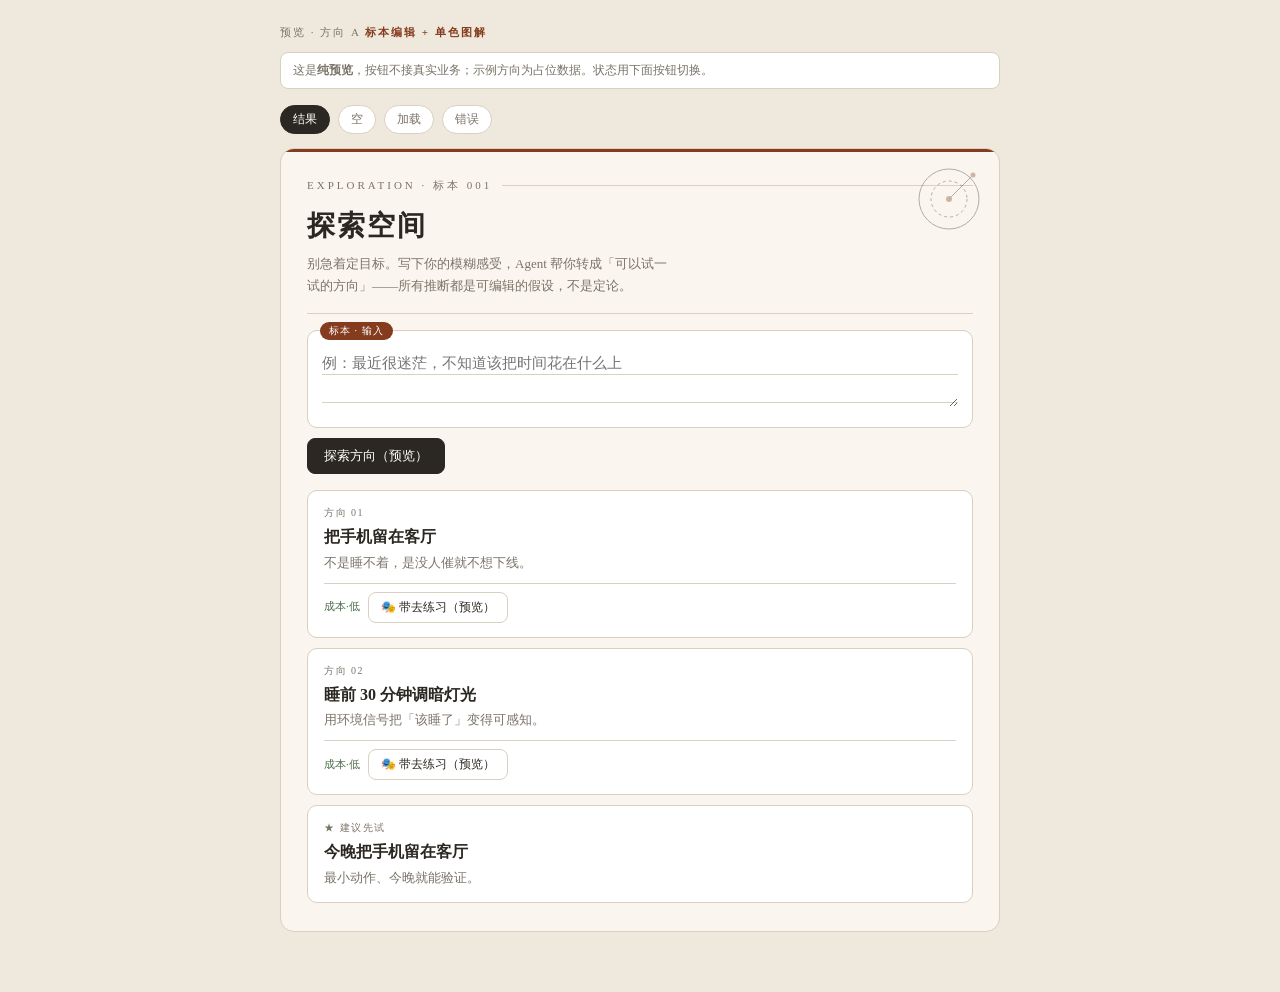
<file: app/docs/review/previews/preview-a.html>
<!DOCTYPE html>
<html lang="zh">
<head>
<meta charset="UTF-8">
<meta name="viewport" content="width=device-width, initial-scale=1.0">
<title>探索首页预览 A · 标本编辑 + 单色图解</title>
<link rel="stylesheet" href="preview-shared.css">
<style>
/* 方向 A：标本编辑（主）+ 单色图解（辅） */
.specimen{background:var(--paper);border:1px solid var(--line);border-radius:14px;
  padding:28px 26px;position:relative;overflow:hidden}
.specimen::before{content:"";position:absolute;top:0;left:0;right:0;height:3px;
  background:var(--accent)}
.spec-kicker{font-size:11px;letter-spacing:3px;color:var(--muted);
  text-transform:uppercase;display:flex;align-items:center;gap:10px}
.spec-kicker::after{content:"";flex:1;height:1px;background:var(--line)}
.specimen h1{font-size:28px;font-weight:600;letter-spacing:2px;margin:10px 0 4px}
.spec-sub{font-size:13px;color:var(--muted);line-height:1.7;max-width:56ch}
.spec-rule{border:none;border-top:1px solid var(--line);margin:16px 0}
/* 单色图解装饰：右上角几何轨道 + 网点，纯装饰不承载数据 */
.diagram{position:absolute;top:14px;right:14px;width:72px;height:72px;opacity:.35;
  pointer-events:none}
/* 标本签输入 */
.spec-label{background:#fff;border:1px solid var(--line);border-radius:10px;
  padding:16px 14px 12px;position:relative;margin-top:4px}
.spec-no{position:absolute;top:-9px;left:12px;font-size:10px;letter-spacing:1px;
  background:var(--accent);color:#fff;padding:1px 9px;border-radius:10px}
.spec-label textarea{width:100%;background:transparent;border:none;font-size:15px;
  min-height:56px;padding:2px 0;outline:none;font-family:inherit;resize:vertical;
  background-image:repeating-linear-gradient(transparent 0 27px, var(--line) 27px 28px);
  line-height:28px}
/* 标本卡（纵向列表） */
.spec-list{display:flex;flex-direction:column;gap:10px}
.spec-card{background:#fff;border:1px solid var(--line);border-radius:10px;
  padding:14px 16px;position:relative}
.spec-card .no{font-size:10px;color:var(--muted);letter-spacing:1.5px}
.spec-card .nm{font-size:16px;font-weight:600;margin:3px 0}
.spec-card .why{font-size:13px;color:var(--muted);line-height:1.55}
.spec-card .rule{border-top:1px solid var(--line);margin:10px 0 8px}
.spec-card .row{display:flex;gap:8px;align-items:center}
@media(max-width:520px){.specimen{padding:22px 16px}.specimen h1{font-size:24px}}
</style>
</head>
<body>
<div class="wrap">
  <div class="preview-tag">预览 · 方向 A <b>标本编辑 + 单色图解</b></div>
  <div class="notice">这是<b>纯预览</b>，按钮不接真实业务；示例方向为占位数据。状态用下面按钮切换。</div>

  <div class="states">
    <button class="on" data-s="result">结果</button>
    <button data-s="empty">空</button>
    <button data-s="loading">加载</button>
    <button data-s="error">错误</button>
  </div>

  <div class="specimen">
    <svg class="diagram" viewBox="0 0 72 72" fill="none" aria-hidden="true">
      <circle cx="36" cy="36" r="30" stroke="#2b2722" stroke-width="1"/>
      <circle cx="36" cy="36" r="18" stroke="#2b2722" stroke-width="1" stroke-dasharray="3 3"/>
      <circle cx="36" cy="36" r="3" fill="#853c1e"/>
      <path d="M36 36 L60 12" stroke="#2b2722" stroke-width="1"/>
      <circle cx="60" cy="12" r="2.5" fill="#853c1e"/>
    </svg>

    <div class="spec-kicker">EXPLORATION · 标本 001</div>
    <h1>探索空间</h1>
    <div class="spec-sub">别急着定目标。写下你的模糊感受，Agent 帮你转成「可以试一试的方向」——所有推断都是可编辑的假设，不是定论。</div>
    <hr class="spec-rule">

    <div class="spec-label">
      <span class="spec-no">标本 · 输入</span>
      <textarea placeholder="例：最近很迷茫，不知道该把时间花在什么上"></textarea>
    </div>
    <div style="margin-top:10px"><button class="act primary">探索方向（预览）</button></div>

    <div style="margin-top:16px">
      <div class="state show" data-panel="result">
        <div class="spec-list">
          <div class="spec-card"><div class="no">方向 01</div><div class="nm">把手机留在客厅</div>
            <div class="why">不是睡不着，是没人催就不想下线。</div>
            <div class="rule"></div>
            <div class="row"><span style="font-size:11px;color:var(--ok)">成本·低</span><button class="act narrow">🎭 带去练习（预览）</button></div></div>
          <div class="spec-card"><div class="no">方向 02</div><div class="nm">睡前 30 分钟调暗灯光</div>
            <div class="why">用环境信号把「该睡了」变得可感知。</div>
            <div class="rule"></div>
            <div class="row"><span style="font-size:11px;color:var(--ok)">成本·低</span><button class="act narrow">🎭 带去练习（预览）</button></div></div>
          <div class="spec-card"><div class="no">★ 建议先试</div><div class="nm">今晚把手机留在客厅</div>
            <div class="why">最小动作、今晚就能验证。</div></div>
        </div>
      </div>
      <div class="state" data-panel="empty"><div class="empty-hint">还没有方向。写下感受点「探索方向」。</div></div>
      <div class="state" data-panel="loading"><div class="loading-hint">探索中…</div></div>
      <div class="state" data-panel="error"><div class="error-hint">调用失败，输入已保留，可重试。</div></div>
    </div>
  </div>
</div>
<script>
document.querySelectorAll('.states button').forEach(b=>{
  b.onclick=()=>{
    document.querySelectorAll('.states button').forEach(x=>x.classList.remove('on'));
    b.classList.add('on');
    const s=b.dataset.s;
    document.querySelectorAll('.state').forEach(p=>p.classList.toggle('show',p.dataset.panel===s));
  };
});
</script>
</body>
</html>
</file>
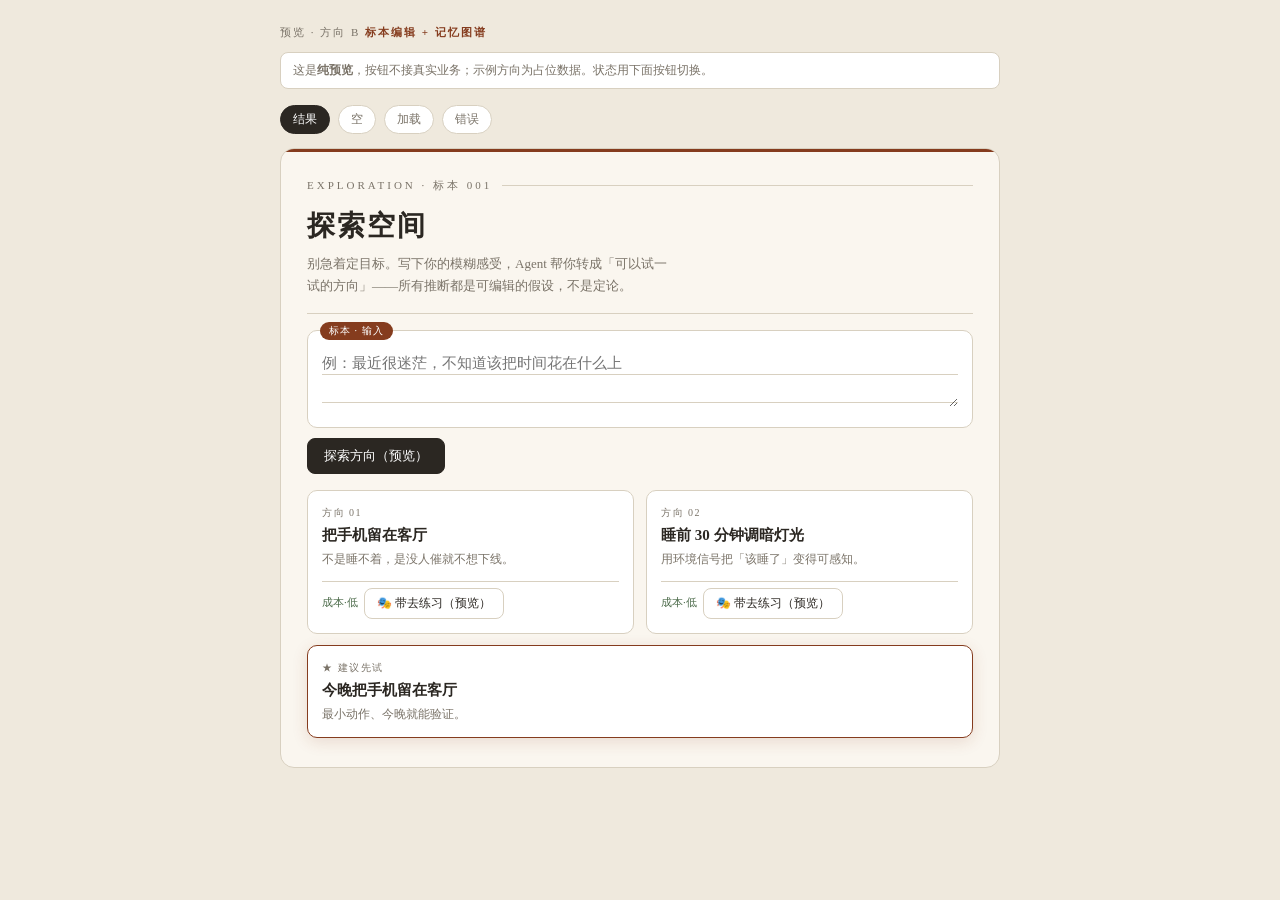
<file: app/docs/review/previews/preview-b.html>
<!DOCTYPE html>
<html lang="zh">
<head>
<meta charset="UTF-8">
<meta name="viewport" content="width=device-width, initial-scale=1.0">
<title>探索首页预览 B · 标本编辑 + 记忆图谱</title>
<link rel="stylesheet" href="preview-shared.css">
<style>
/* 方向 B：标本编辑（主）+ 记忆图谱（辅）—— 网格 + 局部越界 */
.specimen{background:var(--paper);border:1px solid var(--line);border-radius:14px;
  padding:28px 26px;position:relative;overflow:hidden}
.specimen::before{content:"";position:absolute;top:0;left:0;right:0;height:3px;
  background:var(--accent)}
.spec-kicker{font-size:11px;letter-spacing:3px;color:var(--muted);
  text-transform:uppercase;display:flex;align-items:center;gap:10px}
.spec-kicker::after{content:"";flex:1;height:1px;background:var(--line)}
.specimen h1{font-size:28px;font-weight:600;letter-spacing:2px;margin:10px 0 4px}
.spec-sub{font-size:13px;color:var(--muted);line-height:1.7;max-width:56ch}
.spec-rule{border:none;border-top:1px solid var(--line);margin:16px 0}
/* 标本签输入（同 A） */
.spec-label{background:#fff;border:1px solid var(--line);border-radius:10px;
  padding:16px 14px 12px;position:relative;margin-top:4px}
.spec-no{position:absolute;top:-9px;left:12px;font-size:10px;letter-spacing:1px;
  background:var(--accent);color:#fff;padding:1px 9px;border-radius:10px}
.spec-label textarea{width:100%;background:transparent;border:none;font-size:15px;
  min-height:56px;padding:2px 0;outline:none;font-family:inherit;resize:vertical;
  background-image:repeating-linear-gradient(transparent 0 27px, var(--line) 27px 28px);
  line-height:28px}
/* 图谱网格 + 越界焦点 */
.spec-grid{display:grid;grid-template-columns:repeat(2,1fr);gap:12px}
.spec-card{background:#fff;border:1px solid var(--line);border-radius:10px;
  padding:14px;display:flex;flex-direction:column;gap:4px}
.spec-card .no{font-size:10px;color:var(--muted);letter-spacing:1.5px}
.spec-card .nm{font-size:15px;font-weight:600;line-height:1.4}
.spec-card .why{font-size:12px;color:var(--muted);line-height:1.55;flex:1}
.spec-card .rule{border-top:1px solid var(--line);margin:8px 0 2px}
.spec-card .row{display:flex;gap:6px;align-items:center}
/* 越界：建议先试 跨整行 + 强调描边 + 轻微上浮 */
.spec-card.first{grid-column:1/-1;border-color:var(--accent);
  box-shadow:0 4px 16px rgba(133,60,30,.14);transform:translateY(-1px)}
@media(max-width:520px){.specimen{padding:22px 16px}.specimen h1{font-size:24px}
  .spec-grid{grid-template-columns:1fr}}
</style>
</head>
<body>
<div class="wrap">
  <div class="preview-tag">预览 · 方向 B <b>标本编辑 + 记忆图谱</b></div>
  <div class="notice">这是<b>纯预览</b>，按钮不接真实业务；示例方向为占位数据。状态用下面按钮切换。</div>

  <div class="states">
    <button class="on" data-s="result">结果</button>
    <button data-s="empty">空</button>
    <button data-s="loading">加载</button>
    <button data-s="error">错误</button>
  </div>

  <div class="specimen">
    <div class="spec-kicker">EXPLORATION · 标本 001</div>
    <h1>探索空间</h1>
    <div class="spec-sub">别急着定目标。写下你的模糊感受，Agent 帮你转成「可以试一试的方向」——所有推断都是可编辑的假设，不是定论。</div>
    <hr class="spec-rule">

    <div class="spec-label">
      <span class="spec-no">标本 · 输入</span>
      <textarea placeholder="例：最近很迷茫，不知道该把时间花在什么上"></textarea>
    </div>
    <div style="margin-top:10px"><button class="act primary">探索方向（预览）</button></div>

    <div style="margin-top:16px">
      <div class="state show" data-panel="result">
        <div class="spec-grid">
          <div class="spec-card"><div class="no">方向 01</div><div class="nm">把手机留在客厅</div>
            <div class="why">不是睡不着，是没人催就不想下线。</div>
            <div class="rule"></div>
            <div class="row"><span style="font-size:11px;color:var(--ok)">成本·低</span><button class="act narrow">🎭 带去练习（预览）</button></div></div>
          <div class="spec-card"><div class="no">方向 02</div><div class="nm">睡前 30 分钟调暗灯光</div>
            <div class="why">用环境信号把「该睡了」变得可感知。</div>
            <div class="rule"></div>
            <div class="row"><span style="font-size:11px;color:var(--ok)">成本·低</span><button class="act narrow">🎭 带去练习（预览）</button></div></div>
          <div class="spec-card first"><div class="no">★ 建议先试</div><div class="nm">今晚把手机留在客厅</div>
            <div class="why">最小动作、今晚就能验证。</div></div>
        </div>
      </div>
      <div class="state" data-panel="empty"><div class="empty-hint">还没有方向。写下感受点「探索方向」。</div></div>
      <div class="state" data-panel="loading"><div class="loading-hint">探索中…</div></div>
      <div class="state" data-panel="error"><div class="error-hint">调用失败，输入已保留，可重试。</div></div>
    </div>
  </div>
</div>
<script>
document.querySelectorAll('.states button').forEach(b=>{
  b.onclick=()=>{
    document.querySelectorAll('.states button').forEach(x=>x.classList.remove('on'));
    b.classList.add('on');
    const s=b.dataset.s;
    document.querySelectorAll('.state').forEach(p=>p.classList.toggle('show',p.dataset.panel===s));
  };
});
</script>
</body>
</html>
</file>
<file: app/docs/review/previews/preview-shared.css>
/* GrowLab 探索首页预览 · 共用样式（两个预览共享：基础排版 + 状态 + 窄屏） */
:root{
  --paper:#faf6ef; --ink:#2b2722; --muted:#7a7368;
  --line:#d8d0c0; --accent:#853c1e; --gold:#c89b5a; --ok:#4c6b4a;
}
*{box-sizing:border-box;margin:0;padding:0}
body{font-family:"Songti SC","STSong","Noto Serif SC",Georgia,serif;
  background:#efe9dd;color:var(--ink);line-height:1.6;-webkit-font-smoothing:antialiased;
  padding:24px 16px 60px}
.wrap{max-width:720px;margin:0 auto}
.preview-tag{font-size:11px;color:var(--muted);letter-spacing:2px;margin-bottom:10px}
.preview-tag b{color:var(--accent)}
/* 顶部说明条 */
.notice{background:#fff;border:1px solid var(--line);border-radius:8px;
  padding:8px 12px;font-size:12px;color:var(--muted);margin-bottom:16px}
/* 状态切换 */
.states{display:flex;gap:8px;flex-wrap:wrap;margin-bottom:14px}
.states button{font-family:inherit;font-size:12px;padding:5px 12px;border:1px solid var(--line);
  border-radius:16px;background:#fff;color:var(--muted);cursor:pointer}
.states button.on{background:var(--ink);color:#fff;border-color:var(--ink)}
/* 共用状态块 */
.state{display:none}
.state.show{display:block}
.empty-hint,.loading-hint,.error-hint{padding:20px;text-align:center;font-size:13px;color:var(--muted);
  border:1px dashed var(--line);border-radius:10px;background:#fff}
.error-hint{border-color:var(--accent);color:var(--accent)}
/* 按钮 */
.act{font-family:inherit;border:1px solid var(--line);border-radius:8px;
  background:#fff;color:var(--ink);padding:8px 16px;font-size:13px;cursor:pointer}
.act.primary{background:var(--ink);color:#fff;border-color:var(--ink)}
.act.narrow{padding:6px 12px;font-size:12px}
/* 窄屏 */
@media(max-width:520px){body{padding:16px 10px 40px}}
</file>
